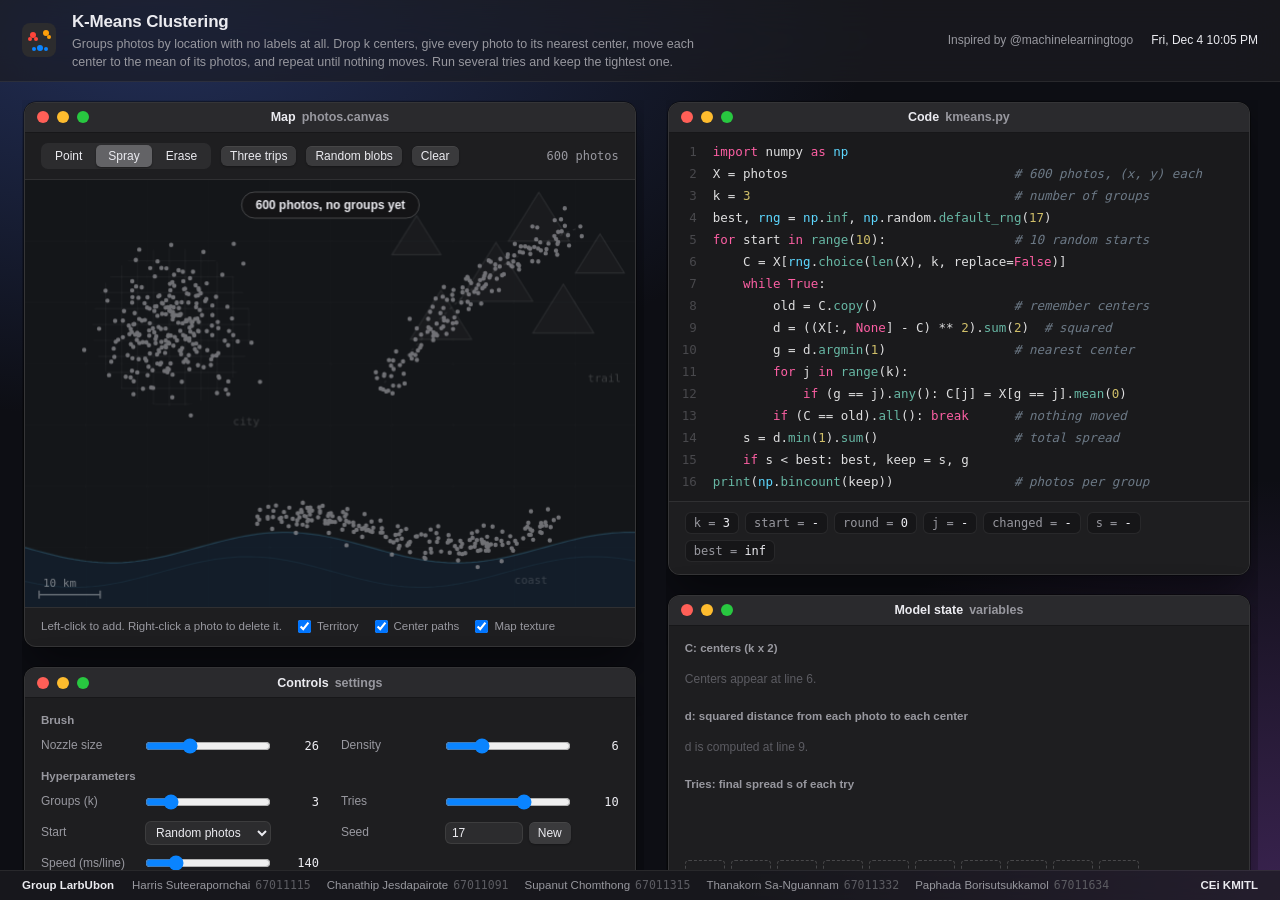
<file: index.html>
<!doctype html>
<html lang="en">
  <head>
    <meta charset="UTF-8" />
    <meta name="viewport" content="width=device-width, initial-scale=1" />
    <title>K-Means Visualizer | LarbUbon</title>
    <style>
      :root {
        --win: #1e1e20;
        --bar: #2a2a2d;
        --inset: #161618;
        --field: #2c2c2e;
        --line: rgba(255, 255, 255, 0.08);
        --text: #ebebf0;
        --muted: #98989f;
        --dim: #5c5c62;
        --blue: #0a84ff;
        --green: #30d158;
        --red: #ff453a;
        --cyan: #64d2ff;
        --mono:
          ui-monospace, "SF Mono", SFMono-Regular, Menlo, Consolas, monospace;
        --sans:
          -apple-system, BlinkMacSystemFont, "SF Pro Text", "Helvetica Neue",
          "Segoe UI", Roboto, sans-serif;
      }
      * {
        box-sizing: border-box;
        margin: 0;
        padding: 0;
      }
      html,
      body {
        height: 100%;
      }
      body {
        display: grid;
        grid-template-rows: auto minmax(0, 1fr) auto;
        font: 13px/1.45 var(--sans);
        color: var(--text);
        background:
          radial-gradient(1200px 700px at 12% 0%, #23305a 0%, transparent 60%),
          radial-gradient(
            900px 700px at 100% 100%,
            #3a2350 0%,
            transparent 60%
          ),
          #0d0e14;
        overflow: hidden;
        -webkit-font-smoothing: antialiased;
      }

      header {
        display: flex;
        align-items: center;
        gap: 16px;
        padding: 10px 22px;
        background: rgba(28, 28, 32, 0.72);
        backdrop-filter: blur(24px) saturate(160%);
        -webkit-backdrop-filter: blur(24px) saturate(160%);
        border-bottom: 1px solid rgba(255, 255, 255, 0.07);
      }
      .logo {
        flex: none;
      }
      header h1 {
        font-size: 17px;
        font-weight: 600;
        letter-spacing: -0.01em;
      }
      header p {
        color: var(--muted);
        font-size: 12.5px;
        max-width: 92ch;
      }
      .menu-right {
        margin-left: auto;
        display: flex;
        align-items: center;
        gap: 18px;
        color: var(--muted);
        font-size: 12px;
        white-space: nowrap;
      }
      .menu-right a {
        color: var(--muted);
        text-decoration: none;
      }
      .menu-right a:hover {
        color: var(--text);
      }
      #clock {
        color: var(--text);
        font-variant-numeric: tabular-nums;
      }

      main {
        display: grid;
        grid-template-columns: minmax(0, 1.05fr) minmax(0, 1fr);
        gap: 22px;
        padding: 18px 22px 0;
        min-height: 0;
      }
      .col {
        overflow-y: auto;
        min-height: 0;
        display: flex;
        flex-direction: column;
        gap: 20px;
        padding: 2px 8px 22px 2px;
        scrollbar-width: thin;
        scrollbar-color: rgba(255, 255, 255, 0.18) transparent;
      }
      .col::-webkit-scrollbar {
        width: 8px;
      }
      .col::-webkit-scrollbar-thumb {
        background: rgba(255, 255, 255, 0.16);
        border-radius: 4px;
      }

      .win {
        flex: none;
        background: var(--win);
        border-radius: 12px;
        border: 1px solid rgba(255, 255, 255, 0.1);
        box-shadow:
          0 22px 48px rgba(0, 0, 0, 0.45),
          0 0 0 0.5px rgba(0, 0, 0, 0.7);
        overflow: hidden;
      }
      .tb {
        height: 30px;
        position: relative;
        display: flex;
        align-items: center;
        padding: 0 12px;
        background: var(--bar);
        border-bottom: 1px solid rgba(0, 0, 0, 0.45);
      }
      .lights {
        display: flex;
        gap: 8px;
      }
      .lights i {
        width: 12px;
        height: 12px;
        border-radius: 50%;
        display: block;
      }
      .lights i:nth-child(1) {
        background: #ff5f57;
      }
      .lights i:nth-child(2) {
        background: #febc2e;
      }
      .lights i:nth-child(3) {
        background: #28c840;
      }
      .tb .title {
        position: absolute;
        inset: 0;
        display: flex;
        align-items: center;
        justify-content: center;
        font-size: 12.5px;
        font-weight: 600;
        color: var(--muted);
        pointer-events: none;
      }
      .tb .title b {
        color: var(--text);
        font-weight: 600;
        margin-right: 6px;
      }
      .wb {
        padding: 14px 16px 16px;
      }
      .cap {
        color: var(--muted);
        font-size: 12px;
        margin-bottom: 10px;
      }
      .sub {
        font-size: 11.5px;
        font-weight: 600;
        color: var(--muted);
        margin: 14px 0 8px;
      }
      .sub:first-child {
        margin-top: 0;
      }

      .toolbar {
        display: flex;
        align-items: center;
        gap: 10px;
        flex-wrap: wrap;
        padding: 10px 16px;
        border-bottom: 1px solid var(--line);
      }
      #map {
        display: block;
        width: 100%;
        aspect-ratio: 10 / 7;
        background: #141619;
        touch-action: none;
      }
      .legend {
        display: flex;
        flex-wrap: wrap;
        gap: 6px 16px;
        padding: 10px 16px 12px;
        color: var(--muted);
        font-size: 11.5px;
        border-top: 1px solid var(--line);
      }
      .legend label {
        display: flex;
        align-items: center;
        gap: 6px;
        cursor: pointer;
      }

      .seg {
        display: inline-flex;
        background: var(--field);
        border-radius: 7px;
        padding: 2px;
        gap: 2px;
      }
      .seg button {
        background: transparent;
        border: 0;
        color: var(--text);
        padding: 4px 12px;
        border-radius: 5px;
        font: 12px var(--sans);
        cursor: pointer;
      }
      .seg button.on {
        background: #636366;
        box-shadow: 0 1px 2px rgba(0, 0, 0, 0.4);
      }
      .grid2 {
        display: grid;
        grid-template-columns: 1fr 1fr;
        gap: 10px 22px;
      }
      .param {
        display: grid;
        grid-template-columns: 96px minmax(0, 1fr) 40px;
        align-items: center;
        gap: 8px;
      }
      .param label {
        color: var(--muted);
        font-size: 12px;
      }
      .param output {
        font: 12px var(--mono);
        text-align: right;
        color: var(--text);
      }
      input[type="range"] {
        width: 100%;
        accent-color: var(--blue);
      }
      select,
      input[type="number"] {
        width: 100%;
        background: var(--field);
        color: var(--text);
        border: 1px solid rgba(255, 255, 255, 0.08);
        border-radius: 6px;
        padding: 3px 6px;
        font: 12px var(--sans);
      }
      .seedrow {
        display: flex;
        gap: 6px;
      }
      .btn {
        background: #3a3a3c;
        color: var(--text);
        border: 0;
        border-radius: 6px;
        padding: 6px 12px;
        font: 500 12.5px var(--sans);
        cursor: pointer;
        box-shadow:
          inset 0 0.5px 0 rgba(255, 255, 255, 0.12),
          0 1px 2px rgba(0, 0, 0, 0.3);
      }
      .btn:hover:not(:disabled) {
        background: #48484a;
      }
      .btn.primary {
        background: var(--blue);
        color: #fff;
      }
      .btn.primary:hover:not(:disabled) {
        background: #2b95ff;
      }
      .btn.small {
        padding: 3px 9px;
        font-size: 12px;
      }
      .btn:disabled {
        opacity: 0.4;
        cursor: default;
      }
      .btn:focus-visible,
      .seg button:focus-visible,
      select:focus-visible,
      input:focus-visible {
        outline: 2px solid var(--blue);
        outline-offset: 2px;
      }
      .btnrow {
        display: flex;
        flex-wrap: wrap;
        gap: 8px;
      }
      .kbd {
        font: 11px var(--mono);
        color: var(--muted);
        border: 1px solid rgba(255, 255, 255, 0.15);
        border-radius: 4px;
        padding: 0 5px;
      }
      .status {
        margin-top: 12px;
        padding: 8px 10px;
        border-radius: 7px;
        background: var(--inset);
        font: 12px var(--mono);
        color: var(--muted);
      }
      .status b {
        color: var(--text);
        font-weight: 500;
      }

      .code {
        background: #1a1a1c;
        font: 12.5px/22px var(--mono);
        padding: 8px 0;
        overflow-x: auto;
      }
      .ln {
        display: flex;
        white-space: pre;
        position: relative;
        padding-right: 14px;
        min-width: max-content;
      }
      .ln .no {
        width: 44px;
        flex: none;
        text-align: right;
        padding-right: 16px;
        color: #48484c;
        user-select: none;
      }
      .ln.ran {
        background: rgba(255, 255, 255, 0.025);
      }
      .ln.active {
        background: rgba(10, 132, 255, 0.24);
      }
      .ln.active::before {
        content: "";
        position: absolute;
        left: 0;
        top: 0;
        bottom: 0;
        width: 3px;
        background: var(--blue);
      }
      .ln.active .no {
        color: var(--text);
      }
      .note {
        margin-left: 44px;
        padding: 3px 12px 4px 16px;
        white-space: pre-wrap;
        color: var(--cyan);
        font-size: 12px;
        line-height: 18px;
        background: rgba(10, 132, 255, 0.08);
        border-left: 2px solid rgba(100, 210, 255, 0.5);
      }
      .kw {
        color: #fc5fa3;
      }
      .nu {
        color: #d0bf69;
      }
      .fn {
        color: #67b7a4;
      }
      .md {
        color: #5dd8ff;
      }
      .cm {
        color: #6c7986;
        font-style: italic;
      }
      .pl {
        color: #dfdfe0;
      }
      .vars {
        display: flex;
        flex-wrap: wrap;
        gap: 6px;
        padding: 10px 16px 12px;
        border-top: 1px solid var(--line);
        background: var(--win);
      }
      .var {
        font: 12px var(--mono);
        background: var(--inset);
        border: 1px solid var(--line);
        border-radius: 6px;
        padding: 3px 8px;
        transition:
          background 0.5s,
          border-color 0.5s;
      }
      .var span {
        color: var(--muted);
      }
      .var.flash {
        background: rgba(10, 132, 255, 0.3);
        border-color: var(--blue);
        transition: none;
      }

      /* model state */
      table {
        width: 100%;
        border-collapse: collapse;
        font: 12px var(--mono);
      }
      th,
      td {
        padding: 5px 8px;
        text-align: right;
        border-bottom: 1px solid var(--line);
        white-space: nowrap;
      }
      th {
        color: var(--muted);
        font-weight: 500;
        font-family: var(--sans);
        font-size: 11.5px;
      }
      th:first-child,
      td:first-child {
        text-align: left;
      }
      tr.act td {
        background: rgba(10, 132, 255, 0.14);
      }
      td.min {
        font-weight: 700;
      }
      .sw {
        display: inline-block;
        width: 10px;
        height: 10px;
        border-radius: 50%;
        margin-right: 7px;
        vertical-align: -1px;
        box-shadow: 0 0 0 2px rgba(255, 255, 255, 0.12);
      }
      .cnt {
        display: flex;
        align-items: center;
        justify-content: flex-end;
        gap: 8px;
      }
      .cnt i {
        display: block;
        height: 6px;
        border-radius: 3px;
        min-width: 2px;
      }
      .tablewrap {
        overflow-x: auto;
      }
      .empty {
        color: var(--dim);
        font-size: 12px;
        padding: 6px 0;
      }
      .tries {
        display: flex;
        align-items: flex-end;
        gap: 6px;
        height: 92px;
        padding-top: 4px;
      }
      .try {
        flex: 1;
        max-width: 40px;
        display: flex;
        flex-direction: column;
        align-items: center;
        gap: 3px;
        height: 100%;
        justify-content: flex-end;
      }
      .try .b {
        width: 100%;
        border-radius: 4px 4px 2px 2px;
        background: #48484a;
        min-height: 3px;
        transition: height 0.3s;
      }
      .try.best .b {
        background: var(--green);
      }
      .try.stuck .b {
        background: var(--red);
      }
      .try.cur .b {
        outline: 2px solid var(--blue);
        outline-offset: 1px;
      }
      .try.pending .b {
        background: transparent;
        border: 1px dashed #48484a;
        height: 18px;
      }
      .try small {
        font: 10.5px var(--mono);
        color: var(--muted);
      }
      .try.best small {
        color: var(--green);
      }
      .try.stuck small {
        color: var(--red);
      }

      /* loss */
      #loss {
        display: block;
        width: 100%;
        height: 220px;
      }
      .lleg {
        display: flex;
        gap: 16px;
        color: var(--muted);
        font-size: 11.5px;
        margin-top: 8px;
      }
      .lleg i {
        display: inline-block;
        width: 16px;
        height: 3px;
        border-radius: 2px;
        vertical-align: 3px;
        margin-right: 6px;
      }

      footer {
        display: flex;
        align-items: center;
        gap: 18px;
        flex-wrap: wrap;
        min-height: 30px;
        padding: 5px 22px;
        background: rgba(28, 28, 32, 0.72);
        backdrop-filter: blur(24px);
        -webkit-backdrop-filter: blur(24px);
        border-top: 1px solid rgba(255, 255, 255, 0.07);
        font-size: 11.5px;
        color: var(--muted);
      }
      footer .grp {
        color: var(--text);
        font-weight: 600;
      }
      footer .mem {
        display: flex;
        flex-wrap: wrap;
        gap: 4px 16px;
      }
      footer .mem span em {
        font-style: normal;
        font-family: var(--mono);
        color: var(--dim);
        margin-left: 5px;
      }
      footer .org {
        margin-left: auto;
        color: var(--text);
        font-weight: 600;
      }

      @media (max-width: 1000px) {
        body {
          overflow: auto;
          height: auto;
        }
        main {
          grid-template-columns: 1fr;
        }
        .col {
          overflow: visible;
        }
        .grid2 {
          grid-template-columns: 1fr;
        }
        header {
          flex-wrap: wrap;
        }
        .menu-right {
          margin-left: 0;
        }
      }
    </style>
  </head>
  <body>
    <header>
      <svg
        class="logo"
        width="34"
        height="34"
        viewBox="0 0 34 34"
        aria-hidden="true"
      >
        <rect width="34" height="34" rx="8" fill="#2c2c2e" />
        <circle cx="11" cy="12" r="3" fill="#ff453a" />
        <circle cx="8" cy="16" r="2" fill="#ff453a" />
        <circle cx="14" cy="16" r="2" fill="#ff453a" />
        <circle cx="24" cy="10" r="3" fill="#ff9f0a" />
        <circle cx="27" cy="14" r="2" fill="#ff9f0a" />
        <circle cx="18" cy="25" r="3" fill="#0a84ff" />
        <circle cx="12" cy="26" r="2" fill="#0a84ff" />
        <circle cx="24" cy="26" r="2" fill="#0a84ff" />
      </svg>
      <div>
        <h1>K-Means Clustering</h1>
        <p>
          Groups photos by location with no labels at all. Drop k centers, give
          every photo to its nearest center, move each center to the mean of its
          photos, and repeat until nothing moves. Run several tries and keep the
          tightest one.
        </p>
      </div>
      <div class="menu-right">
        <a
          href="https://www.tiktok.com/@machinelearningtogo/video/7691252907978624288"
          target="_blank"
          rel="noopener"
          >Inspired by @machinelearningtogo</a
        >
        <span id="clock"></span>
      </div>
    </header>

    <main>
      <!--LEFT-->
      <div class="col">
        <section class="win" aria-label="Data canvas">
          <div class="tb">
            <div class="lights"><i></i><i></i><i></i></div>
            <div class="title"><b>Map</b> photos.canvas</div>
          </div>
          <div class="toolbar">
            <div class="seg" role="group" aria-label="Tool">
              <button data-tool="point">Point</button>
              <button data-tool="spray" class="on">Spray</button>
              <button data-tool="erase">Erase</button>
            </div>
            <button class="btn small" id="pTrips">Three trips</button>
            <button class="btn small" id="pBlobs">Random blobs</button>
            <button class="btn small" id="pClear">Clear</button>
            <span
              id="count"
              style="
                margin-left: auto;
                color: var(--muted);
                font: 12px var(--mono);
              "
            ></span>
          </div>
          <canvas id="map"></canvas>
          <div class="legend">
            <span>Left-click to add. Right-click a photo to delete it.</span>
            <label
              ><input type="checkbox" id="showTerr" checked /> Territory</label
            >
            <label
              ><input type="checkbox" id="showTrail" checked /> Center
              paths</label
            >
            <label
              ><input type="checkbox" id="showMap" checked /> Map texture</label
            >
          </div>
        </section>

        <section class="win" aria-label="Hyperparameters and controls">
          <div class="tb">
            <div class="lights"><i></i><i></i><i></i></div>
            <div class="title"><b>Controls</b> settings</div>
          </div>
          <div class="wb">
            <div class="sub">Brush</div>
            <div class="grid2">
              <div class="param">
                <label for="nozzle">Nozzle size</label
                ><input
                  type="range"
                  id="nozzle"
                  min="4"
                  max="70"
                  value="26"
                /><output id="oNozzle">26</output>
              </div>
              <div class="param">
                <label for="density">Density</label
                ><input
                  type="range"
                  id="density"
                  min="1"
                  max="20"
                  value="6"
                /><output id="oDensity">6</output>
              </div>
            </div>

            <div class="sub">Hyperparameters</div>
            <div class="grid2">
              <div class="param">
                <label for="k">Groups (k)</label
                ><input type="range" id="k" min="2" max="8" value="3" /><output
                  id="oK"
                  >3</output
                >
              </div>
              <div class="param">
                <label for="R">Tries</label
                ><input
                  type="range"
                  id="R"
                  min="1"
                  max="15"
                  value="10"
                /><output id="oR">10</output>
              </div>
              <div class="param">
                <label for="init">Start</label>
                <select id="init">
                  <option value="random">Random photos</option>
                  <option value="pp">K-Means++</option></select
                ><span></span>
              </div>
              <div class="param">
                <label for="seed">Seed</label>
                <div class="seedrow">
                  <input type="number" id="seed" value="17" min="0" /><button
                    class="btn small"
                    id="dice"
                    title="New random seed"
                  >
                    New
                  </button>
                </div>
                <span></span>
              </div>
              <div class="param">
                <label for="speed">Speed (ms/line)</label
                ><input
                  type="range"
                  id="speed"
                  min="20"
                  max="600"
                  step="10"
                  value="140"
                /><output id="oSpeed">140</output>
              </div>
            </div>

            <div class="sub">Run</div>
            <div class="btnrow">
              <button class="btn primary" id="bLine">Step line</button>
              <button class="btn" id="bRound">Step round</button>
              <button class="btn" id="bPlay">Play until convergence</button>
              <button class="btn" id="bAll">Run all tries</button>
              <button class="btn" id="bReset">Reset</button>
            </div>
            <div class="cap" style="margin: 10px 0 0">
              <span class="kbd">Space</span> steps one line.
              <span class="kbd">Enter</span> plays or pauses. Same seed and same
              data give the same run.
            </div>
            <div class="status" id="status"></div>
          </div>
        </section>
      </div>

      <!--RIGHT-->
      <div class="col">
        <section class="win" aria-label="Code">
          <div class="tb">
            <div class="lights"><i></i><i></i><i></i></div>
            <div class="title"><b>Code</b> kmeans.py</div>
          </div>
          <div class="code" id="code"></div>
          <div class="vars" id="vars"></div>
        </section>

        <section class="win" aria-label="Model state">
          <div class="tb">
            <div class="lights"><i></i><i></i><i></i></div>
            <div class="title"><b>Model state</b> variables</div>
          </div>
          <div class="wb">
            <div class="sub">C: centers (k x 2)</div>
            <div class="tablewrap" id="cTable"></div>
            <div class="sub">
              d: squared distance from each photo to each center
            </div>
            <div class="tablewrap" id="dTable"></div>
            <div class="sub">Tries: final spread s of each try</div>
            <div class="tries" id="tries"></div>
            <div class="cap" style="margin: 8px 0 0" id="triesCap">
              Each bar is one try. Green is the lowest s, kept by line 15. Red
              tries got stuck in a worse grouping.
            </div>
          </div>
        </section>

        <section class="win" aria-label="Loss graph">
          <div class="tb">
            <div class="lights"><i></i><i></i><i></i></div>
            <div class="title"><b>Loss</b> wcss.chart</div>
          </div>
          <div class="wb">
            <div class="cap">
              WCSS (within-cluster sum of squares) is recorded at line 10 of
              every round. Inside one try it can only go down.
            </div>
            <canvas id="loss"></canvas>
            <div class="lleg">
              <span><i style="background: var(--blue)"></i>Current try</span>
              <span><i style="background: var(--green)"></i>Best so far</span>
              <span><i style="background: #5c5c62"></i>Other tries</span>
            </div>
          </div>
        </section>
      </div>
    </main>

    <footer>
      <span class="grp">Group LarbUbon</span>
      <span class="mem">
        <span>Harris Suteerapornchai<em>67011115</em></span>
        <span>Chanathip Jesdapairote<em>67011091</em></span>
        <span>Supanut Chomthong<em>67011315</em></span>
        <span>Thanakorn Sa-Nguannam<em>67011332</em></span>
        <span>Paphada Borisutsukkamol<em>67011634</em></span>
      </span>
      <span class="org">CEi KMITL</span>
    </footer>

    <script>
      //setup
      const WX = 100,
        WY = 70; // world size: the map is 100 x 70 "km"
      const MAXP = 2500; // photo cap so the page stays smooth
      const CAP = 200; // safety cap on rounds per try
      const PAL = [
        [255, 69, 58],
        [255, 159, 10],
        [10, 132, 255],
        [48, 209, 88],
        [191, 90, 242],
        [255, 214, 10],
        [255, 55, 95],
        [100, 210, 255],
      ];
      const GRAY = [142, 142, 147];
      const rgb = (c, a = 1) => `rgba(${c[0]},${c[1]},${c[2]},${a})`;
      const $ = (id) => document.getElementById(id);

      let pts = []; // photos: {x, y}
      let tool = "spray";
      let rng = Math.random;
      let S,
        disp = []; // algorithm state + animated pin positions
      let timer = null;

      const P = () => ({
        k: +$("k").value,
        R: +$("R").value,
        init: $("init").value,
        seed: Math.abs(parseInt($("seed").value, 10) || 0),
        speed: +$("speed").value,
      });

      function mulberry32(a) {
        return function () {
          a |= 0;
          a = (a + 0x6d2b79f5) | 0;
          let t = Math.imul(a ^ (a >>> 15), 1 | a);
          t = (t + Math.imul(t ^ (t >>> 7), 61 | t)) ^ t;
          return ((t ^ (t >>> 14)) >>> 0) / 4294967296;
        };
      }
      function gauss(r = Math.random) {
        let u = 0;
        while (!u) u = r();
        return Math.sqrt(-2 * Math.log(u)) * Math.cos(2 * Math.PI * r());
      }
      const clamp = (v, a, b) => Math.max(a, Math.min(b, v));
      function fmt(v) {
        if (v === Infinity) return "inf";
        if (v == null) return "-";
        return Math.abs(v) >= 1000
          ? Math.round(v).toLocaleString("en-US")
          : v.toFixed(1);
      }

      //data preset: three trips, blobs, or blank
      const coastY = (x) => 60 + 2.5 * Math.sin(x / 9);

      function threeTrips() {
        // fixed seed: the same 600 photos every time, so a demo seed is reproducible
        const r = mulberry32(2026),
          g = () => gauss(r),
          a = [];
        for (let i = 0; i < 250; i++)
          a.push({ x: 24 + g() * 5.5, y: 24 + g() * 5 }); // city
        for (let i = 0; i < 200; i++) {
          const x = 38 + r() * 50;
          a.push({ x, y: coastY(x) - 2.8 + g() * 1.3 });
        } // coast
        for (let i = 0; i < 150; i++) {
          // mountain trail
          const t = r();
          a.push({
            x: 58 + t * 32 + g() * 1.5,
            y: 34 - t * 26 - 4 * Math.sin(Math.PI * t) + g() * 1.5,
          });
        }
        return a.map((p) => ({
          x: clamp(p.x, 1, WX - 1),
          y: clamp(p.y, 1, WY - 1),
        }));
      }

      function blobs() {
        const k = P().k,
          a = [];
        const cs = Array.from({ length: k }, () => ({
          x: 12 + Math.random() * 76,
          y: 10 + Math.random() * 50,
          s: 3 + Math.random() * 4,
        }));
        for (let i = 0; i < 360; i++) {
          const c = cs[i % k];
          a.push({
            x: clamp(c.x + gauss() * c.s, 1, WX - 1),
            y: clamp(c.y + gauss() * c.s, 1, WY - 1),
          });
        }
        return a;
      }

      //python code lines for display
      function pad(code, comment) {
        return (
          (code.length >= 40 ? code + "  " : code.padEnd(40)) + "# " + comment
        );
      }
      function codeLines() {
        const { k, R, init, seed } = P();
        return [
          "import numpy as np",
          pad("X = photos", `${pts.length} photos, (x, y) each`),
          pad(`k = ${k}`, "number of groups"),
          `best, rng = np.inf, np.random.default_rng(${seed})`,
          pad(`for start in range(${R}):`, `${R} random starts`),
          init === "pp"
            ? pad("    C = kmeans_pp(X, k, rng)", "helper: spread-out start")
            : "    C = X[rng.choice(len(X), k, replace=False)]",
          "    while True:",
          pad("        old = C.copy()", "remember centers"),
          pad("        d = ((X[:, None] - C) ** 2).sum(2)", "squared"),
          pad("        g = d.argmin(1)", "nearest center"),
          "        for j in range(k):",
          "            if (g == j).any(): C[j] = X[g == j].mean(0)",
          pad("        if (C == old).all(): break", "nothing moved"),
          pad("    s = d.min(1).sum()", "total spread"),
          "    if s < best: best, keep = s, g",
          pad("print(np.bincount(keep))", "photos per group"),
        ];
      }
      const esc = (s) =>
        s.replace(/&/g, "&amp;").replace(/</g, "&lt;").replace(/>/g, "&gt;");
      function highlight(src) {
        const ci = src.indexOf("#");
        const code = ci >= 0 ? src.slice(0, ci) : src,
          com = ci >= 0 ? src.slice(ci) : "";
        const body = esc(code).replace(
          /\b(import|as|for|in|while|True|False|None|if|break)\b|\b(\d+)\b|\b(range|len|copy|sum|argmin|mean|min|choice|bincount|inf|all|print|kmeans_pp|default_rng|any)\b|\b(np|rng)\b/g,
          (m, kw, nu, fn, md) =>
            kw
              ? `<span class="kw">${kw}</span>`
              : nu
                ? `<span class="nu">${nu}</span>`
                : fn
                  ? `<span class="fn">${fn}</span>`
                  : `<span class="md">${md}</span>`,
        );
        return (
          `<span class="pl">${body}</span>` +
          (com ? `<span class="cm">${esc(com)}</span>` : "")
        );
      }

      let lineEls = [],
        noteEl = null;
      function renderCode() {
        const box = $("code");
        box.innerHTML = "";
        lineEls = codeLines().map((src, i) => {
          const d = document.createElement("div");
          d.className = "ln";
          d.innerHTML = `<span class="no">${i + 1}</span>${highlight(src)}`;
          box.appendChild(d);
          return d;
        });
        noteEl = document.createElement("div");
        noteEl.className = "note";
      }

      function freshState() {
        S = {
          gen: null,
          line: 0,
          note: "",
          done: false,
          k: P().k,
          R: P().R,
          C: [],
          old: null,
          g: null,
          d: null,
          start: null,
          j: null,
          round: 0,
          best: Infinity,
          s: null,
          keep: null,
          bestC: null,
          bestTrails: null,
          bestTry: -1,
          tries: [],
          cur: -1,
          trails: [],
          changed: null,
          moved: null,
          wcss: null,
          pulse: 0,
          ran: new Set(),
          counts: null,
        };
        disp = [];
      }
      function at(line, note) {
        S.line = line;
        S.note = note;
        S.ran.add(line);
        return line;
      }

      function pickRandom(N, k) {
        // rng.choice(len(X), k, replace=False)
        const ids = [];
        while (ids.length < k) {
          const r = Math.floor(rng() * N);
          if (!ids.includes(r)) ids.push(r);
        }
        return ids;
      }
      function kmeansPP(X, k) {
        // first center random, then far photos are more likely
        const N = X.length,
          ids = [Math.floor(rng() * N)];
        const D = new Float64Array(N).fill(Infinity);
        while (ids.length < k) {
          const c = X[ids[ids.length - 1]];
          let tot = 0;
          for (let i = 0; i < N; i++) {
            D[i] = Math.min(D[i], (X[i].x - c.x) ** 2 + (X[i].y - c.y) ** 2);
            tot += D[i];
          }
          let r = rng() * tot,
            i = 0;
          while (i < N - 1 && r > D[i]) {
            r -= D[i];
            i++;
          }
          if (ids.includes(i)) i = (i + 1) % N;
          ids.push(i);
        }
        return ids;
      }
      function focusIdx() {
        if (hover >= 0 && hover < pts.length) return hover;
        return 0;
      }

      function* algo() {
        const { k, R, init, seed } = P();
        const X = pts,
          N = X.length;
        rng = mulberry32(seed);
        S.k = k;
        S.R = R;

        yield at(1, "numpy loaded, it does the array math below");
        yield at(
          2,
          `X holds ${N} photos, shape (${N}, 2): one (x, y) location each`,
        );
        yield at(
          3,
          `k = ${k}: we want ${k} groups, the algorithm never sees the real trips`,
        );
        S.best = Infinity;
        yield at(
          4,
          `best = inf, so the first finished try always wins. rng is seeded with ${seed}, so every run repeats`,
        );

        for (let t = 0; t < R; t++) {
          S.start = t;
          S.cur = t;
          S.round = 0;
          S.j = null;
          S.s = null;
          S.changed = null;
          S.moved = null;
          S.tries.push({ loss: [], s: null, rounds: 0 });
          S.g = new Int16Array(N).fill(-1);
          S.C = [];
          S.old = null;
          S.d = null;
          S.trails = [];
          S.ran = new Set();
          yield at(5, `start = ${t}: try ${t + 1} of ${R} begins`);

          const ids = init === "pp" ? kmeansPP(X, k) : pickRandom(N, k);
          S.C = ids.map((i) => ({ x: X[i].x, y: X[i].y }));
          S.trails = S.C.map((c) => [{ ...c }]);
          disp = S.C.map((c) => ({ ...c }));
          yield at(
            6,
            (init === "pp"
              ? "K-Means++ picked photos "
              : "picked random photos ") +
              ids.map((i) => "#" + i).join(", ") +
              " as the starting centers",
          );

          while (true) {
            S.ran = new Set([5, 6]);
            yield at(7, `round ${S.round + 1} starts`);

            S.old = S.C.map((c) => ({ ...c }));
            yield at(8, "saved a copy of C, line 13 compares against it");

            S.d = new Float64Array(N * k);
            for (let i = 0; i < N; i++)
              for (let j = 0; j < k; j++)
                S.d[i * k + j] =
                  (X[i].x - S.C[j].x) ** 2 + (X[i].y - S.C[j].y) ** 2;
            const f = focusIdx();
            const row = [];
            let fb = 0;
            for (let j = 0; j < k; j++) {
              row.push(S.d[f * k + j].toFixed(1));
              if (S.d[f * k + j] < S.d[f * k + fb]) fb = j;
            }
            yield at(
              9,
              `d is a ${N} x ${k} matrix. Photo #${f}: d = [${row.join(", ")}], smallest is C${fb + 1}`,
            );

            let changed = 0,
              w = 0;
            for (let i = 0; i < N; i++) {
              let b = 0;
              for (let j = 1; j < k; j++)
                if (S.d[i * k + j] < S.d[i * k + b]) b = j;
              if (S.g[i] !== b) changed++;
              S.g[i] = b;
              w += S.d[i * k + b];
            }
            S.changed = changed;
            S.wcss = w;
            S.tries[t].loss.push(w);
            yield at(
              10,
              S.round === 0
                ? `every photo joined its nearest center. WCSS = ${fmt(w)}`
                : `${changed} ${changed === 1 ? "photo" : "photos"} switched group. WCSS = ${fmt(w)}`,
            );

            for (let j = 0; j < k; j++) {
              S.j = j;
              yield at(11, `j = ${j}: now moving center C${j + 1}`);
              let sx = 0,
                sy = 0,
                n = 0;
              for (let i = 0; i < N; i++)
                if (S.g[i] === j) {
                  sx += X[i].x;
                  sy += X[i].y;
                  n++;
                }
              if (n > 0) {
                S.C[j] = { x: sx / n, y: sy / n };
                const mv = Math.hypot(
                  S.C[j].x - S.old[j].x,
                  S.C[j].y - S.old[j].y,
                );
                if (mv > 0) S.trails[j].push({ ...S.C[j] });
                yield at(
                  12,
                  `C${j + 1} = (${sx.toFixed(2)} / ${n}, ${sy.toFixed(2)} / ${n}) = (${S.C[j].x.toFixed(2)}, ${S.C[j].y.toFixed(2)}), moved ${mv.toFixed(2)}`,
                );
              } else {
                yield at(
                  12,
                  `group ${j + 1} has no photos, so the guard skips it and C${j + 1} stays at its old position`,
                );
              }
            }
            S.j = null;
            S.round++;
            S.tries[t].rounds = S.round;
            const moved = S.C.filter(
              (c, j) => c.x !== S.old[j].x || c.y !== S.old[j].y,
            ).length;
            S.moved = moved;
            if (moved === 0) S.pulse = performance.now();
            const stop = moved === 0 || S.round >= CAP;
            yield at(
              13,
              moved === 0
                ? "C == old for every center: nothing moved, break"
                : S.round >= CAP
                  ? "safety cap reached, break"
                  : `${moved} ${moved === 1 ? "center" : "centers"} moved: loop for another round`,
            );
            if (stop) break;
          }

          let s = 0;
          for (let i = 0; i < N; i++) {
            let m = Infinity;
            for (let j = 0; j < k; j++) m = Math.min(m, S.d[i * k + j]);
            s += m;
          }
          S.s = s;
          S.tries[t].s = s;
          yield at(
            14,
            `s = ${fmt(s)} after ${S.round} ${S.round === 1 ? "round" : "rounds"}`,
          );

          if (s < S.best) {
            const prev = S.best;
            S.best = s;
            S.keep = S.g.slice();
            S.bestC = S.C.map((c) => ({ ...c }));
            S.bestTrails = S.trails.map((a) => a.map((p) => ({ ...p })));
            S.bestTry = t;
            yield at(
              15,
              prev === Infinity
                ? `first finished try: best = ${fmt(s)}, keep this grouping`
                : `${fmt(s)} < ${fmt(prev)}: new best, keep this grouping`,
            );
          } else {
            yield at(
              15,
              S.best > 0
                ? `${fmt(s)} is not below best ${fmt(S.best)} (${(s / S.best).toFixed(2)}x worse): discard this try`
                : `${fmt(s)} is not below best ${fmt(S.best)}: discard this try`,
            );
          }
        }

        S.g = S.keep;
        S.C = S.bestC;
        S.trails = S.bestTrails;
        S.cur = S.bestTry;
        S.start = S.bestTry;
        S.round = S.tries[S.bestTry].rounds;
        S.s = S.best;
        S.j = null;
        S.old = null;
        for (let i = 0; i < N; i++)
          for (let j = 0; j < k; j++)
            S.d[i * k + j] =
              (X[i].x - S.C[j].x) ** 2 + (X[i].y - S.C[j].y) ** 2;
        const counts = new Array(k).fill(0);
        for (const v of S.keep) counts[v]++;
        S.counts = counts;
        yield at(
          16,
          `[${counts.join(" ")}]  from try ${S.bestTry + 1}, the tightest of ${R}`,
        );
        S.done = true;
      }

      //run control
      function ensureGen() {
        if (S.gen) return true;
        const k = P().k;
        if (pts.length < k) {
          setStatus(
            `Need at least ${k} photos for k = ${k}. Spray some on the map.`,
          );
          return false;
        }
        S.gen = algo();
        return true;
      }
      function stepLine() {
        if (S.done || !ensureGen()) return false;
        const r = S.gen.next();
        if (r.done) S.done = true;
        return !S.done;
      }
      function stepRound() {
        stop();
        if (!ensureGen()) return ui();
        do {
          stepLine();
        } while (!S.done && S.line !== 13 && S.line < 14);
        ui();
      }
      function play() {
        if (timer) {
          stop();
          ui();
          return;
        }
        if (S.done || !ensureGen()) {
          ui();
          return;
        }
        timer = setInterval(() => {
          stepLine();
          ui();
          if (S.done || S.line === 14) {
            stop();
            ui();
          }
        }, P().speed);
        ui();
      }
      function stop() {
        clearInterval(timer);
        timer = null;
      }
      function runAll() {
        stop();
        if (!ensureGen()) return ui();
        let guard = 0;
        while (!S.done && guard++ < 3e6) stepLine();
        ui();
      }
      function resetRun() {
        stop();
        freshState();
        renderCode();
        ui();
      }
      function dataChanged() {
        hover = -1;
        resetRun();
      }

      let prevVars = {};
      function ui() {
        const k = S.k;

        // code highlight + note
        lineEls.forEach((el, i) => {
          el.classList.toggle("active", S.line === i + 1);
          el.classList.toggle("ran", S.line !== i + 1 && S.ran.has(i + 1));
        });
        if (S.line > 0) {
          noteEl.textContent = "→ " + S.note;
          lineEls[S.line - 1].after(noteEl);
        } else noteEl.remove();

        // variables
        const vars = [
          ["k", S.k],
          ["start", S.start ?? "-"],
          ["round", S.round],
          ["j", S.j ?? "-"],
          ["changed", S.changed ?? "-"],
          ["s", fmt(S.s)],
          ["best", fmt(S.best)],
        ];
        $("vars").innerHTML = vars
          .map(
            ([n, v]) =>
              `<span class="var${prevVars[n] !== undefined && prevVars[n] !== String(v) ? " flash" : ""}"><span>${n} =</span> ${v}</span>`,
          )
          .join("");
        vars.forEach(([n, v]) => (prevVars[n] = String(v)));
        requestAnimationFrame(() =>
          document
            .querySelectorAll(".var.flash")
            .forEach((e) => e.classList.remove("flash")),
        );

        // C table
        if (S.C.length) {
          const counts = new Array(k).fill(0);
          if (S.g) for (const v of S.g) if (v >= 0) counts[v]++;
          const N = Math.max(pts.length, 1);
          $("cTable").innerHTML =
            `<table><tr><th>Center</th><th>x</th><th>y</th><th>Photos</th><th>Moved</th></tr>` +
            S.C.map((c, j) => {
              const mv = S.old
                ? Math.hypot(c.x - S.old[j].x, c.y - S.old[j].y)
                : 0;
              return `<tr class="${S.j === j ? "act" : ""}"><td><span class="sw" style="background:${rgb(PAL[j])}"></span>C${j + 1}</td>
          <td>${c.x.toFixed(2)}</td><td>${c.y.toFixed(2)}</td>
          <td><div class="cnt"><i style="width:${Math.round((counts[j] / N) * 90)}px;background:${rgb(PAL[j])}"></i>${counts[j]}</div></td>
          <td>${mv.toFixed(2)}</td></tr>`;
            }).join("") +
            `</table>`;
        } else
          $("cTable").innerHTML =
            `<div class="empty">Centers appear at line 6.</div>`;

        // d table
        if (S.d && pts.length) {
          const N = pts.length,
            rows = [];
          if (hover >= 0) rows.push(hover);
          for (let q = 0; rows.length < 5 && q < 5; q++) {
            const i = Math.floor((q * N) / 5);
            if (!rows.includes(i)) rows.push(i);
          }
          $("dTable").innerHTML =
            `<table><tr><th>Photo</th>${S.C.map((c, j) => `<th>C${j + 1}</th>`).join("")}<th>argmin</th></tr>` +
            rows
              .map((i) => {
                let b = 0;
                for (let j = 1; j < k; j++)
                  if (S.d[i * k + j] < S.d[i * k + b]) b = j;
                return (
                  `<tr class="${i === hover ? "act" : ""}"><td>#${i}</td>` +
                  S.C.map(
                    (c, j) =>
                      `<td class="${j === b ? "min" : ""}" style="${j === b ? "color:" + rgb(PAL[j]) : ""}">${S.d[i * k + j].toFixed(1)}</td>`,
                  ).join("") +
                  `<td style="color:${rgb(PAL[b])}">C${b + 1}</td></tr>`
                );
              })
              .join("") +
            `</table><div class="cap" style="margin:6px 0 0">Showing ${rows.length} of ${N} rows. Hover a photo on the map to see its row.</div>`;
        } else
          $("dTable").innerHTML =
            `<div class="empty">d is computed at line 9.</div>`;

        // try board
        const R = S.R,
          done = S.tries.filter((t) => t.s != null).map((t) => t.s);
        const maxS = done.length ? Math.max(...done) : 1;
        let html = "";
        for (let t = 0; t < R; t++) {
          const tr = S.tries[t];
          if (!tr || tr.s == null) {
            html += `<div class="try pending${S.cur === t && !S.done ? " cur" : ""}"><div class="b"></div><small>T${t + 1}</small></div>`;
            continue;
          }
          const ratio = S.best > 0 ? tr.s / S.best : tr.s === 0 ? 1 : Infinity;
          const cls = t === S.bestTry ? "best" : ratio > 1.1 ? "stuck" : "";
          html += `<div class="try ${cls}${S.cur === t ? " cur" : ""}" title="Try ${t + 1}: s = ${fmt(tr.s)}, ${tr.rounds} rounds">
      <div class="b" style="height:${Math.max(4, (tr.s / maxS) * 62)}px"></div><small>${isFinite(ratio) ? ratio.toFixed(1) + "x" : "—"}</small></div>`;
        }
        $("tries").innerHTML = html;

        drawLoss();

        const short = S.line === 0 && pts.length < P().k;
        if (short)
          setStatus(
            `<b>Need at least k = ${P().k} photos</b> (have ${pts.length}). Add more on the map or lower k.`,
          );
        else if (S.line === 0)
          setStatus(
            `<b>Ready.</b> ${pts.length} photos. Press Step line to run line 1.`,
          );
        else if (S.done)
          setStatus(
            `<b>Done.</b> Best of ${R} tries is try ${S.bestTry + 1}, s = ${fmt(S.best)}. Photos per group: [${S.counts.join(" ")}]`,
          );
        else if (S.cur < 0)
          setStatus(`<b>Setup</b>, line ${S.line}: ${phase(S.line)}`);
        else
          setStatus(
            `<b>Try ${S.cur + 1} of ${R}</b>, round ${Math.max(S.round, 1)}, line ${S.line}: ${phase(S.line)}`,
          );
        $("bPlay").textContent = timer ? "Pause" : "Play until convergence";
        ["bLine", "bRound", "bPlay", "bAll"].forEach(
          (id) => ($(id).disabled = short || (S.done && !timer)),
        );
        $("count").textContent = `${pts.length} photos`;
      }
      function setStatus(h) {
        $("status").innerHTML = h;
      }
      function phase(l) {
        return (
          {
            1: "load numpy",
            2: "load photos",
            3: "choose k",
            4: "set best and rng",
            5: "new try",
            6: "drop the starting centers",
            7: "next round",
            8: "remember centers",
            9: "measure distances",
            10: "join the nearest center",
            11: "move to the mean",
            12: "move to the mean",
            13: "did anything move?",
            14: "score this try",
            15: "keep the best try",
            16: "best of all tries",
          }[l] || ""
        );
      }

      const lc = $("loss"),
        lx = lc.getContext("2d");
      function drawLoss() {
        const dpr = window.devicePixelRatio || 1,
          r = lc.getBoundingClientRect();
        if (!r.width) return;
        lc.width = r.width * dpr;
        lc.height = r.height * dpr;
        lx.setTransform(dpr, 0, 0, dpr, 0, 0);
        const W = r.width,
          H = r.height,
          L = 58,
          Rp = 12,
          T = 10,
          B = 28,
          gw = W - L - Rp,
          gh = H - T - B;
        lx.clearRect(0, 0, W, H);
        lx.font = "11px ui-monospace, Menlo, Consolas, monospace";
        const tries = S.tries.filter((t) => t.loss.length);
        if (!tries.length) {
          lx.fillStyle = "#5c5c62";
          lx.fillText(
            "No loss yet. The first value appears at line 10.",
            L,
            T + gh / 2,
          );
          return;
        }
        const maxR = Math.max(2, ...tries.map((t) => t.loss.length));
        // round tick step (1, 2, 5 x 10^n), domain at least [0, 1]
        const top = Math.max(1, ...tries.flatMap((t) => t.loss));
        const mag = 10 ** Math.floor(Math.log10(top / 4)),
          step = [1, 2, 5, 10].map((m) => m * mag).find((s) => s * 4 >= top);
        const nT = Math.ceil(top / step),
          maxV = nT * step;
        const X = (i) => L + (i / (maxR - 1)) * gw,
          Y = (v) => T + gh - (v / maxV) * gh;

        lx.strokeStyle = "rgba(255,255,255,0.07)";
        lx.fillStyle = "#98989f";
        lx.lineWidth = 1;
        for (let g = 0; g <= nT; g++) {
          const v = step * g,
            y = Y(v);
          lx.beginPath();
          lx.moveTo(L, y);
          lx.lineTo(L + gw, y);
          lx.stroke();
          lx.textAlign = "right";
          lx.fillText(
            v >= 1000 ? +(v / 1000).toFixed(1) + "k" : String(+v.toFixed(2)),
            L - 8,
            y + 4,
          );
        }
        lx.textAlign = "center";
        const stepL = Math.ceil(maxR / 10);
        for (let i = 0; i < maxR; i += stepL)
          lx.fillText(i + 1, X(i), T + gh + 16);
        lx.textAlign = "right";
        lx.fillText("round", L + gw, H - 1);

        const order = S.tries
          .map((t, i) => i)
          .filter((i) => S.tries[i].loss.length)
          .sort(
            (a, b) =>
              (a === S.cur) - (b === S.cur) ||
              (a === S.bestTry) - (b === S.bestTry),
          );
        for (const i of order) {
          const d = S.tries[i].loss;
          const isCur = i === S.cur && !S.done,
            isBest = i === S.bestTry,
            s = S.tries[i].s,
            isStuck =
              !isBest &&
              s != null &&
              (S.best > 0 ? s / S.best > 1.1 : s > 0);
          lx.strokeStyle = isCur
            ? "#0a84ff"
            : isBest
              ? "#30d158"
              : isStuck
                ? "rgba(255,69,58,0.6)"
                : "rgba(142,142,147,0.35)";
          lx.lineWidth = isCur ? 2.5 : isBest ? 2 : 1.2;
          lx.beginPath();
          d.forEach((v, j) =>
            j ? lx.lineTo(X(j), Y(v)) : lx.moveTo(X(j), Y(v)),
          );
          lx.stroke();
          if (isCur || (S.done && isBest)) {
            lx.fillStyle = lx.strokeStyle;
            d.forEach((v, j) => {
              lx.beginPath();
              lx.arc(X(j), Y(v), 3, 0, 7);
              lx.fill();
            });
          }
        }
      }

      // Map canvas
      const cv = $("map"),
        ctx = cv.getContext("2d");
      const bg = document.createElement("canvas"),
        bgx = bg.getContext("2d");
      const terr = document.createElement("canvas"),
        tx = terr.getContext("2d");
      let W = 0,
        H = 0,
        dpr = 1;
      let mouse = null,
        down = false,
        hover = -1,
        brushTimer = null;

      const toPx = (p) => ({ x: (p.x / WX) * W, y: (p.y / WY) * H });
      const toW = (x, y) => ({ x: (x / W) * WX, y: (y / H) * WY });

      function resize() {
        dpr = window.devicePixelRatio || 1;
        const r = cv.getBoundingClientRect();
        W = r.width;
        H = r.height;
        cv.width = W * dpr;
        cv.height = H * dpr;
        bg.width = W * dpr;
        bg.height = H * dpr;
        drawBg();
        drawLoss();
      }

      function drawBg() {
        const c = bgx;
        c.setTransform(dpr, 0, 0, dpr, 0, 0);
        c.fillStyle = "#141619";
        c.fillRect(0, 0, W, H);
        if (!$("showMap").checked) return;
        const sx = W / WX,
          sy = H / WY;

        c.strokeStyle = "rgba(255,255,255,0.025)";
        c.lineWidth = 1; // 10 km grid
        for (let x = 10; x < WX; x += 10) {
          c.beginPath();
          c.moveTo(x * sx, 0);
          c.lineTo(x * sx, H);
          c.stroke();
        }
        for (let y = 10; y < WY; y += 10) {
          c.beginPath();
          c.moveTo(0, y * sy);
          c.lineTo(W, y * sy);
          c.stroke();
        }

        c.beginPath(); // sea
        for (let x = 0; x <= WX; x += 1) {
          const y = coastY(x);
          x ? c.lineTo(x * sx, y * sy) : c.moveTo(0, y * sy);
        }
        c.lineTo(W, H);
        c.lineTo(0, H);
        c.closePath();
        c.fillStyle = "rgba(10,132,255,0.07)";
        c.fill();
        c.beginPath();
        for (let x = 0; x <= WX; x += 1) {
          const y = coastY(x);
          x ? c.lineTo(x * sx, y * sy) : c.moveTo(0, y * sy);
        }
        c.strokeStyle = "rgba(100,210,255,0.22)";
        c.lineWidth = 1.2;
        c.stroke();
        c.beginPath();
        for (let x = 0; x <= WX; x += 1) {
          const y = coastY(x + 6) + 4;
          x ? c.lineTo(x * sx, y * sy) : c.moveTo(0, y * sy);
        }
        c.strokeStyle = "rgba(100,210,255,0.07)";
        c.stroke();

        c.save(); // city streets
        c.beginPath();
        c.arc(24 * sx, 24 * sy, 13 * sx, 0, 7);
        c.clip();
        c.strokeStyle = "rgba(255,255,255,0.045)";
        for (let v = 8; v < 42; v += 2.6) {
          c.beginPath();
          c.moveTo(v * sx, 0);
          c.lineTo(v * sx, H);
          c.stroke();
          c.beginPath();
          c.moveTo(0, v * sy);
          c.lineTo(W, v * sy);
          c.stroke();
        }
        c.restore();

        [
          [68, 22, 5],
          [77, 15, 6],
          [88, 21, 5],
          [64, 9, 4],
          [84, 6, 5],
          [94, 12, 4],
        ].forEach(([x, y, s]) => {
          // mountains
          c.beginPath();
          c.moveTo((x - s) * sx, (y + s * 0.8) * sy);
          c.lineTo(x * sx, (y - s * 0.8) * sy);
          c.lineTo((x + s) * sx, (y + s * 0.8) * sy);
          c.closePath();
          c.fillStyle = "rgba(255,255,255,0.025)";
          c.fill();
          c.strokeStyle = "rgba(255,255,255,0.09)";
          c.stroke();
        });
        c.setLineDash([3, 4]);
        c.strokeStyle = "rgba(255,255,255,0.10)"; // trail
        c.beginPath();
        for (let t = 0; t <= 1.001; t += 0.05) {
          const x = 58 + t * 32,
            y = 34 - t * 26 - 4 * Math.sin(Math.PI * t);
          t ? c.lineTo(x * sx, y * sy) : c.moveTo(x * sx, y * sy);
        }
        c.stroke();
        c.setLineDash([]);

        c.font = "11px ui-monospace, Menlo, Consolas, monospace";
        c.fillStyle = "rgba(255,255,255,0.18)";
        c.fillText("city", 34 * sx, 40 * sy);
        c.fillText("coast", 80 * sx, 66 * sy);
        c.fillText("trail", 92 * sx, 33 * sy);
        c.strokeStyle = "rgba(255,255,255,0.35)";
        c.lineWidth = 1.5; // scale bar
        c.beginPath();
        c.moveTo(14, H - 14);
        c.lineTo(14 + 10 * sx, H - 14);
        c.moveTo(14, H - 18);
        c.lineTo(14, H - 10);
        c.moveTo(14 + 10 * sx, H - 18);
        c.lineTo(14 + 10 * sx, H - 10);
        c.stroke();
        c.fillStyle = "rgba(255,255,255,0.45)";
        c.fillText("10 km", 18, H - 22);
      }

      function drawTerritory() {
        const cell = 5,
          cols = Math.ceil(W / cell),
          rows = Math.ceil(H / cell);
        if (terr.width !== cols || terr.height !== rows) {
          terr.width = cols;
          terr.height = rows;
        }
        const img = tx.createImageData(cols, rows),
          a = img.data,
          k = disp.length;
        for (let r = 0; r < rows; r++) {
          const wy = (((r + 0.5) * cell) / H) * WY;
          for (let c = 0; c < cols; c++) {
            const wx = (((c + 0.5) * cell) / W) * WX;
            let b = 0,
              bd = Infinity;
            for (let j = 0; j < k; j++) {
              const d = (wx - disp[j].x) ** 2 + (wy - disp[j].y) ** 2;
              if (d < bd) {
                bd = d;
                b = j;
              }
            }
            const o = (r * cols + c) * 4,
              col = PAL[b];
            a[o] = col[0];
            a[o + 1] = col[1];
            a[o + 2] = col[2];
            a[o + 3] = 34;
          }
        }
        tx.putImageData(img, 0, 0);
        ctx.imageSmoothingEnabled = true;
        ctx.drawImage(terr, 0, 0, cols * cell, rows * cell);
      }

      function roundRect(c, x, y, w, h, r) {
        c.beginPath();
        c.moveTo(x + r, y);
        c.arcTo(x + w, y, x + w, y + h, r);
        c.arcTo(x + w, y + h, x, y + h, r);
        c.arcTo(x, y + h, x, y, r);
        c.arcTo(x, y, x + w, y, r);
        c.closePath();
      }

      function frame(now) {
        ctx.setTransform(dpr, 0, 0, dpr, 0, 0);
        ctx.clearRect(0, 0, W, H);
        ctx.drawImage(bg, 0, 0, W, H);

        if (disp.length !== S.C.length) disp = S.C.map((c) => ({ ...c }));
        disp.forEach((p, j) => {
          p.x += (S.C[j].x - p.x) * 0.18;
          p.y += (S.C[j].y - p.y) * 0.18;
        });

        if (disp.length && $("showTerr").checked) drawTerritory();

        if ($("showTrail").checked)
          S.trails.forEach((tr, j) => {
            if (tr.length < 2) return;
            const pts2 = tr.map(toPx);
            pts2[pts2.length - 1] = toPx(disp[j] || tr[tr.length - 1]);
            for (const [w, a] of [
              [6, 0.18],
              [2, 0.9],
            ]) {
              ctx.strokeStyle = rgb(PAL[j], a);
              ctx.lineWidth = w;
              ctx.lineJoin = "round";
              ctx.lineCap = "round";
              ctx.beginPath();
              pts2.forEach((p, i) =>
                i ? ctx.lineTo(p.x, p.y) : ctx.moveTo(p.x, p.y),
              );
              ctx.stroke();
            }
          });

        const rad = Math.max(2.2, W / 280);
        const paths = PAL.map(() => new Path2D()),
          gray = new Path2D();
        for (let i = 0; i < pts.length; i++) {
          const p = toPx(pts[i]),
            g = S.g ? S.g[i] : -1,
            path = g >= 0 ? paths[g] : gray;
          path.moveTo(p.x + rad, p.y);
          path.arc(p.x, p.y, rad, 0, 7);
        }
        ctx.fillStyle = rgb(GRAY, 0.75);
        ctx.fill(gray);
        paths.forEach((p, j) => {
          ctx.fillStyle = rgb(PAL[j], 0.9);
          ctx.fill(p);
        });

        // distance fan from the focus photo (line 9/10 or hover)
        if (
          disp.length &&
          pts.length &&
          (hover >= 0 || S.line === 9 || S.line === 10)
        ) {
          const f = focusIdx(),
            fp = toPx(pts[f]);
          let b = 0,
            ds = disp.map((c) => (pts[f].x - c.x) ** 2 + (pts[f].y - c.y) ** 2);
          ds.forEach((d, j) => {
            if (d < ds[b]) b = j;
          });
          ctx.font = "11px ui-monospace, Menlo, Consolas, monospace";
          disp.forEach((c, j) => {
            const q = toPx(c);
            ctx.strokeStyle = rgb(PAL[j], j === b ? 0.95 : 0.4);
            ctx.lineWidth = j === b ? 2 : 1;
            ctx.setLineDash(j === b ? [] : [4, 4]);
            ctx.beginPath();
            ctx.moveTo(fp.x, fp.y);
            ctx.lineTo(q.x, q.y);
            ctx.stroke();
            ctx.setLineDash([]);
            const mx = fp.x + (q.x - fp.x) * 0.55,
              my = fp.y + (q.y - fp.y) * 0.55,
              txt = ds[j].toFixed(0);
            const tw = ctx.measureText(txt).width + 8;
            ctx.fillStyle = "rgba(20,22,25,0.85)";
            roundRect(ctx, mx - tw / 2, my - 9, tw, 17, 4);
            ctx.fill();
            ctx.fillStyle = rgb(PAL[j], j === b ? 1 : 0.7);
            ctx.textAlign = "center";
            ctx.fillText(txt, mx, my + 4);
          });
          ctx.textAlign = "left";
          ctx.strokeStyle = "#fff";
          ctx.lineWidth = 2;
          ctx.beginPath();
          ctx.arc(fp.x, fp.y, rad + 3, 0, 7);
          ctx.stroke();
        }

        if (S.old && S.line >= 8 && S.line <= 13)
          S.old.forEach((o, j) => {
            const q = toPx(o);
            ctx.setLineDash([3, 3]);
            ctx.strokeStyle = rgb(PAL[j], 0.7);
            ctx.lineWidth = 1.5;
            ctx.beginPath();
            ctx.arc(q.x, q.y, 8, 0, 7);
            ctx.stroke();
            ctx.setLineDash([]);
          });

        const pulse = now - S.pulse < 900 ? (now - S.pulse) / 900 : -1;
        disp.forEach((c, j) => {
          const q = toPx(c);
          if (S.j === j && (S.line === 11 || S.line === 12)) {
            ctx.fillStyle = rgb(PAL[j], 0.22);
            ctx.beginPath();
            ctx.arc(q.x, q.y, 18, 0, 7);
            ctx.fill();
          }
          if (pulse >= 0) {
            ctx.strokeStyle = `rgba(48,209,88,${1 - pulse})`;
            ctx.lineWidth = 2.5;
            ctx.beginPath();
            ctx.arc(q.x, q.y, 10 + pulse * 22, 0, 7);
            ctx.stroke();
          }
          ctx.fillStyle = "rgba(0,0,0,0.6)";
          ctx.beginPath();
          ctx.arc(q.x, q.y, 10.5, 0, 7);
          ctx.fill();
          ctx.strokeStyle = rgb(PAL[j]);
          ctx.lineWidth = 3;
          ctx.beginPath();
          ctx.arc(q.x, q.y, 7.5, 0, 7);
          ctx.stroke();
          ctx.fillStyle = "#fff";
          ctx.beginPath();
          ctx.arc(q.x, q.y, 3, 0, 7);
          ctx.fill();
        });

        if (mouse && tool !== "point") {
          const r = +$("nozzle").value;
          ctx.setLineDash(tool === "erase" ? [4, 3] : []);
          ctx.strokeStyle =
            tool === "erase"
              ? "rgba(255,69,58,0.85)"
              : "rgba(255,255,255,0.55)";
          ctx.lineWidth = 1.2;
          ctx.beginPath();
          ctx.arc(mouse.x, mouse.y, r, 0, 7);
          ctx.stroke();
          ctx.setLineDash([]);
        }

        let label;
        if (S.line === 0)
          label = pts.length
            ? `${pts.length} photos, no groups yet`
            : "Spray photos onto the map";
        else if (S.done)
          label = `Best of ${S.R} tries: [${S.counts.join(" ")}] photos per group`;
        else
          label = `Try ${S.cur + 1}/${S.R}, round ${Math.max(S.round, 1)}: ${phase(S.line)}`;
        ctx.font =
          '600 12px -apple-system, "SF Pro Text", "Segoe UI", sans-serif';
        const tw = ctx.measureText(label).width + 28;
        ctx.fillStyle = "rgba(20,20,22,0.82)";
        roundRect(ctx, (W - tw) / 2, 12, tw, 26, 13);
        ctx.fill();
        ctx.strokeStyle = "rgba(255,255,255,0.22)";
        ctx.lineWidth = 1;
        ctx.stroke();
        ctx.fillStyle = "#ebebf0";
        ctx.textAlign = "center";
        ctx.fillText(label, W / 2, 29);
        ctx.textAlign = "left";

        requestAnimationFrame(frame);
      }

      function evPos(e) {
        const r = cv.getBoundingClientRect();
        return { x: e.clientX - r.left, y: e.clientY - r.top };
      }
      function nearest(px, py, maxPx) {
        let b = -1,
          bd = maxPx * maxPx;
        for (let i = 0; i < pts.length; i++) {
          const p = toPx(pts[i]),
            d = (p.x - px) ** 2 + (p.y - py) ** 2;
          if (d < bd) {
            bd = d;
            b = i;
          }
        }
        return b;
      }
      function brushTick() {
        if (!mouse) return;
        const r = +$("nozzle").value;
        if (tool === "spray") {
          const n = +$("density").value;
          for (let i = 0; i < n && pts.length < MAXP; i++) {
            const a = Math.random() * Math.PI * 2,
              d = r * Math.sqrt(Math.random());
            const w = toW(mouse.x + Math.cos(a) * d, mouse.y + Math.sin(a) * d);
            if (w.x > 0 && w.x < WX && w.y > 0 && w.y < WY) pts.push(w);
          }
          if (pts.length >= MAXP)
            setStatus(
              `<b>Photo limit reached</b> (${MAXP}). Erase some to add more.`,
            );
        } else if (tool === "erase") {
          const before = pts.length;
          pts = pts.filter((p) => {
            const q = toPx(p);
            return (q.x - mouse.x) ** 2 + (q.y - mouse.y) ** 2 > r * r;
          });
          if (pts.length === before) return;
        }
        dataChanged();
      }
      cv.addEventListener("pointerdown", (e) => {
        if (e.button !== 0) return;
        cv.setPointerCapture(e.pointerId);
        mouse = evPos(e);
        down = true;
        if (tool === "point") {
          if (pts.length < MAXP) {
            pts.push(toW(mouse.x, mouse.y));
            dataChanged();
          }
        } else {
          brushTick();
          brushTimer = setInterval(brushTick, 40);
        }
      });
      cv.addEventListener("pointermove", (e) => {
        mouse = evPos(e);
        if (!down) {
          const h = nearest(mouse.x, mouse.y, 10);
          if (h !== hover) {
            hover = h;
            if (S.d) ui();
          }
        }
      });
      const endBrush = () => {
        down = false;
        clearInterval(brushTimer);
      };
      cv.addEventListener("pointerup", endBrush);
      cv.addEventListener("pointercancel", endBrush);
      cv.addEventListener("pointerleave", () => {
        mouse = null;
        if (hover >= 0) {
          hover = -1;
          if (S.d) ui();
        }
      });
      cv.addEventListener("contextmenu", (e) => {
        e.preventDefault();
        const p = evPos(e),
          i = nearest(p.x, p.y, 12);
        if (i >= 0) {
          pts.splice(i, 1);
          dataChanged();
        }
      });

      document.querySelectorAll(".seg button").forEach((b) =>
        b.addEventListener("click", () => {
          tool = b.dataset.tool;
          document
            .querySelectorAll(".seg button")
            .forEach((x) => x.classList.toggle("on", x === b));
          cv.style.cursor = tool === "point" ? "crosshair" : "none";
        }),
      );
      cv.style.cursor = "none";

      [
        ["nozzle", "oNozzle"],
        ["density", "oDensity"],
        ["k", "oK"],
        ["R", "oR"],
        ["speed", "oSpeed"],
      ].forEach(([i, o]) =>
        $(i).addEventListener("input", () => {
          $(o).textContent = $(i).value;
          if (i === "k" || i === "R") resetRun();
          if (i === "speed" && timer) {
            stop();
            play();
          }
        }),
      );
      // hand focus back so Space / Enter shortcuts work after a change
      document
        .querySelectorAll("input[type=range], select")
        .forEach((el) => el.addEventListener("change", () => el.blur()));
      $("init").addEventListener("change", resetRun);
      $("seed").addEventListener("change", resetRun);
      $("dice").addEventListener("click", () => {
        $("seed").value = Math.floor(Math.random() * 1000);
        resetRun();
      });
      $("showMap").addEventListener("change", drawBg);

      $("pTrips").addEventListener("click", () => {
        pts = threeTrips();
        dataChanged();
      });
      $("pBlobs").addEventListener("click", () => {
        pts = blobs();
        dataChanged();
      });
      $("pClear").addEventListener("click", () => {
        pts = [];
        dataChanged();
      });

      $("bLine").addEventListener("click", () => {
        stop();
        stepLine();
        ui();
      });
      $("bRound").addEventListener("click", stepRound);
      $("bPlay").addEventListener("click", play);
      $("bAll").addEventListener("click", runAll);
      $("bReset").addEventListener("click", resetRun);

      document.addEventListener("keydown", (e) => {
        if (/INPUT|SELECT|TEXTAREA|BUTTON/.test(e.target.tagName)) return;
        if (e.code === "Space") {
          e.preventDefault();
          stop();
          stepLine();
          ui();
        }
        if (e.code === "Enter") {
          e.preventDefault();
          play();
        }
      });


      function tick() {
        const d = new Date();
        $("clock").textContent =
          d.toLocaleDateString("en-US", {
            weekday: "short",
            day: "numeric",
            month: "short",
          }) +
          "  " +
          d.toLocaleTimeString("en-US", { hour: "numeric", minute: "2-digit" });
      }
      setInterval(tick, 10000);
      tick();

      new ResizeObserver(resize).observe(cv);
      window.addEventListener("resize", resize);

      pts = threeTrips();
      freshState();
      renderCode();
      resize();
      ui();
      requestAnimationFrame(frame);
    </script>
  </body>
</html>
</file>
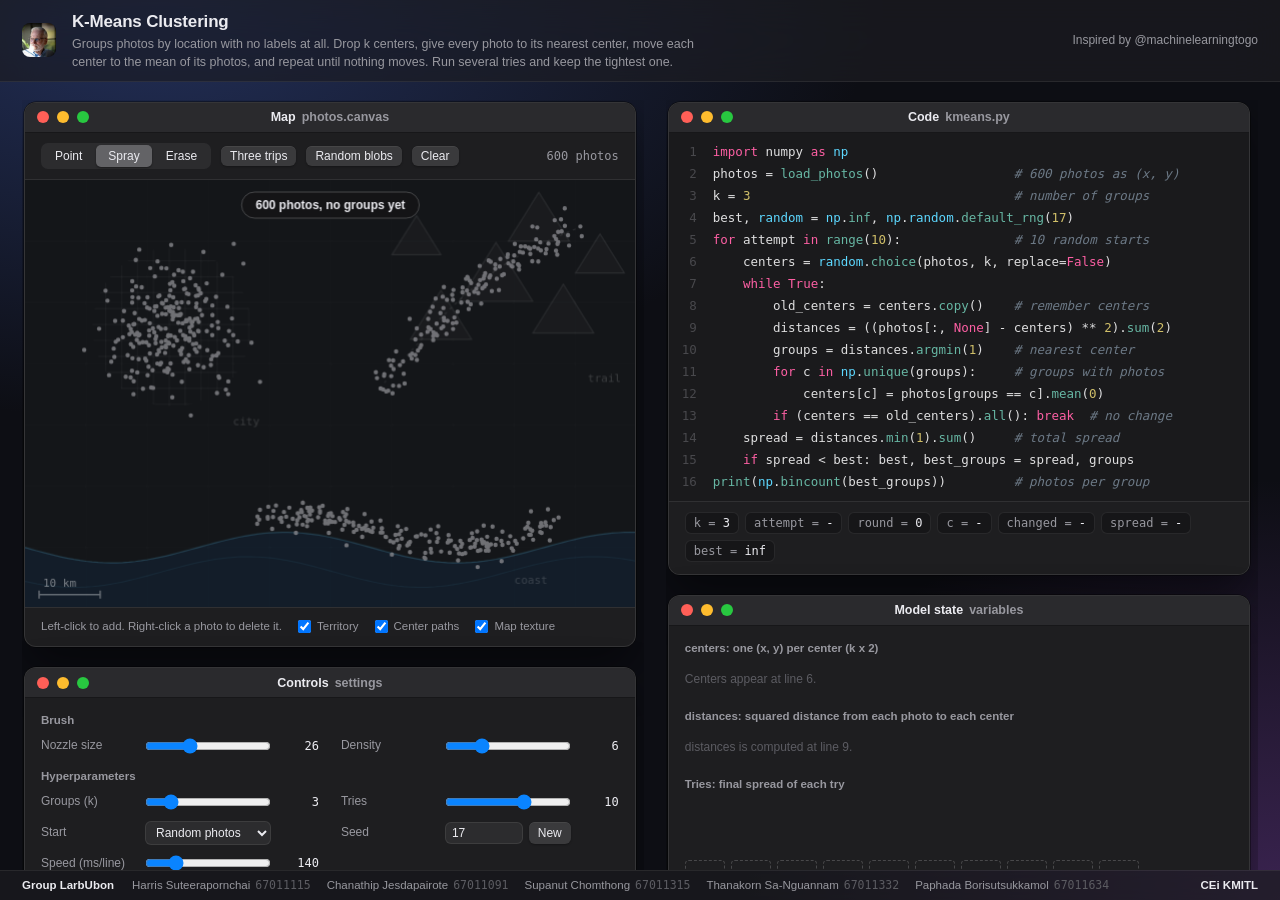
<file: disassemble/index.html>
<!doctype html>
<html lang="en">
  <head>
    <meta charset="UTF-8" />
    <meta name="viewport" content="width=device-width, initial-scale=1" />
    <title>K-Means Visualizer | LarbUbon</title>
    <link rel="stylesheet" href="style.css" />
  </head>
  <body>
    <header>
      <img
        class="logo"
        width="34"
        height="34"
        alt=""
        src="[data-uri]"
      />
      <div>
        <h1>K-Means Clustering</h1>
        <p>
          Groups photos by location with no labels at all. Drop k centers, give
          every photo to its nearest center, move each center to the mean of its
          photos, and repeat until nothing moves. Run several tries and keep the
          tightest one.
        </p>
      </div>
      <div class="menu-right">
        <a
          href="https://www.tiktok.com/@machinelearningtogo/video/7691252907978624288"
          target="_blank"
          rel="noopener"
          >Inspired by @machinelearningtogo</a
        >
      </div>
    </header>

    <main>
      <!--LEFT-->
      <div class="col">
        <section class="win" aria-label="Data canvas">
          <div class="tb">
            <div class="lights"><i></i><i></i><i></i></div>
            <div class="title"><b>Map</b> photos.canvas</div>
          </div>
          <div class="toolbar">
            <div class="seg" role="group" aria-label="Tool">
              <button data-tool="point">Point</button>
              <button data-tool="spray" class="on">Spray</button>
              <button data-tool="erase">Erase</button>
            </div>
            <button class="btn small" id="pTrips">Three trips</button>
            <button class="btn small" id="pBlobs">Random blobs</button>
            <button class="btn small" id="pClear">Clear</button>
            <span
              id="count"
              style="
                margin-left: auto;
                color: var(--muted);
                font: 12px var(--mono);
              "
            ></span>
          </div>
          <canvas id="map"></canvas>
          <div class="legend">
            <span>Left-click to add. Right-click a photo to delete it.</span>
            <label
              ><input type="checkbox" id="showTerr" checked /> Territory</label
            >
            <label
              ><input type="checkbox" id="showTrail" checked /> Center
              paths</label
            >
            <label
              ><input type="checkbox" id="showMap" checked /> Map texture</label
            >
          </div>
        </section>

        <section class="win" aria-label="Hyperparameters and controls">
          <div class="tb">
            <div class="lights"><i></i><i></i><i></i></div>
            <div class="title"><b>Controls</b> settings</div>
          </div>
          <div class="wb">
            <div class="sub">Brush</div>
            <div class="grid2">
              <div class="param">
                <label for="nozzle">Nozzle size</label
                ><input
                  type="range"
                  id="nozzle"
                  min="4"
                  max="70"
                  value="26"
                /><output id="oNozzle">26</output>
              </div>
              <div class="param">
                <label for="density">Density</label
                ><input
                  type="range"
                  id="density"
                  min="1"
                  max="20"
                  value="6"
                /><output id="oDensity">6</output>
              </div>
            </div>

            <div class="sub">Hyperparameters</div>
            <div class="grid2">
              <div class="param">
                <label for="k">Groups (k)</label
                ><input type="range" id="k" min="2" max="8" value="3" /><output
                  id="oK"
                  >3</output
                >
              </div>
              <div class="param">
                <label for="R">Tries</label
                ><input
                  type="range"
                  id="R"
                  min="1"
                  max="15"
                  value="10"
                /><output id="oR">10</output>
              </div>
              <div class="param">
                <label for="init">Start</label>
                <select id="init">
                  <option value="random">Random photos</option>
                  <option value="pp">K-Means++</option></select
                ><span></span>
              </div>
              <div class="param">
                <label for="seed">Seed</label>
                <div class="seedrow">
                  <input type="number" id="seed" value="17" min="0" /><button
                    class="btn small"
                    id="dice"
                    title="New random seed"
                  >
                    New
                  </button>
                </div>
                <span></span>
              </div>
              <div class="param">
                <label for="speed">Speed (ms/line)</label
                ><input
                  type="range"
                  id="speed"
                  min="20"
                  max="600"
                  step="10"
                  value="140"
                /><output id="oSpeed">140</output>
              </div>
            </div>

            <div class="sub">Run</div>
            <div class="btnrow">
              <button class="btn primary" id="bLine">Step line</button>
              <button class="btn" id="bRound">Step round</button>
              <button class="btn" id="bPlay">Play until convergence</button>
              <button class="btn" id="bAll">Run all tries</button>
              <button class="btn" id="bReset">Reset</button>
            </div>
            <div class="cap" style="margin: 10px 0 0">
              <span class="kbd">Space</span> steps one line.
              <span class="kbd">Enter</span> plays or pauses. Same seed and same
              data give the same run.
            </div>
            <div class="status" id="status"></div>
          </div>
        </section>
      </div>

      <!--RIGHT-->
      <div class="col">
        <section class="win" aria-label="Code">
          <div class="tb">
            <div class="lights"><i></i><i></i><i></i></div>
            <div class="title"><b>Code</b> kmeans.py</div>
          </div>
          <div class="code" id="code"></div>
          <div class="vars" id="vars"></div>
        </section>

        <section class="win" aria-label="Model state">
          <div class="tb">
            <div class="lights"><i></i><i></i><i></i></div>
            <div class="title"><b>Model state</b> variables</div>
          </div>
          <div class="wb">
            <div class="sub">centers: one (x, y) per center (k x 2)</div>
            <div class="tablewrap" id="cTable"></div>
            <div class="sub">
              distances: squared distance from each photo to each center
            </div>
            <div class="tablewrap" id="dTable"></div>
            <div class="sub">Tries: final spread of each try</div>
            <div class="tries" id="tries"></div>
            <div class="cap" style="margin: 8px 0 0" id="triesCap">
              Each bar is one try. Green is the lowest spread, kept by line 15. Red
              tries got stuck in a worse grouping.
            </div>
          </div>
        </section>

        <section class="win" aria-label="Loss graph">
          <div class="tb">
            <div class="lights"><i></i><i></i><i></i></div>
            <div class="title"><b>Loss</b> wcss.chart</div>
          </div>
          <div class="wb">
            <div class="cap">
              WCSS (within-cluster sum of squares) is recorded at line 10 of
              every round. Inside one try it can only go down.
            </div>
            <canvas id="loss"></canvas>
            <div class="lleg">
              <span><i style="background: var(--blue)"></i>Current try</span>
              <span><i style="background: var(--green)"></i>Best so far</span>
              <span><i style="background: #5c5c62"></i>Other tries</span>
            </div>
          </div>
        </section>
      </div>
    </main>

    <footer>
      <span class="grp">Group LarbUbon</span>
      <span class="mem">
        <span>Harris Suteerapornchai<em>67011115</em></span>
        <span>Chanathip Jesdapairote<em>67011091</em></span>
        <span>Supanut Chomthong<em>67011315</em></span>
        <span>Thanakorn Sa-Nguannam<em>67011332</em></span>
        <span>Paphada Borisutsukkamol<em>67011634</em></span>
      </span>
      <span class="org">CEi KMITL</span>
    </footer>

    <script src="js/1-setup.js"></script>
    <script src="js/2-data.js"></script>
    <script src="js/3-code-panel.js"></script>
    <script src="js/4-kmeans.js"></script>
    <script src="js/5-run-controls.js"></script>
    <script src="js/6-panels.js"></script>
    <script src="js/7-loss-chart.js"></script>
    <script src="js/8-map.js"></script>
    <script src="js/9-input.js"></script>
    <script src="js/10-start.js"></script>
  </body>
</html>
</file>
<file: disassemble/style.css>
:root {
  --win: #1e1e20;
  --bar: #2a2a2d;
  --inset: #161618;
  --field: #2c2c2e;
  --line: rgba(255, 255, 255, 0.08);
  --text: #ebebf0;
  --muted: #98989f;
  --dim: #5c5c62;
  --blue: #0a84ff;
  --green: #30d158;
  --red: #ff453a;
  --cyan: #64d2ff;
  --mono:
    ui-monospace, "SF Mono", SFMono-Regular, Menlo, Consolas, monospace;
  --sans:
    -apple-system, BlinkMacSystemFont, "SF Pro Text", "Helvetica Neue",
    "Segoe UI", Roboto, sans-serif;
}
* {
  box-sizing: border-box;
  margin: 0;
  padding: 0;
}
html,
body {
  height: 100%;
}
body {
  display: grid;
  grid-template-rows: auto minmax(0, 1fr) auto;
  font: 13px/1.45 var(--sans);
  color: var(--text);
  background:
    radial-gradient(1200px 700px at 12% 0%, #23305a 0%, transparent 60%),
    radial-gradient(
      900px 700px at 100% 100%,
      #3a2350 0%,
      transparent 60%
    ),
    #0d0e14;
  overflow: hidden;
  -webkit-font-smoothing: antialiased;
}

header {
  display: flex;
  align-items: center;
  gap: 16px;
  padding: 10px 22px;
  background: rgba(28, 28, 32, 0.72);
  backdrop-filter: blur(24px) saturate(160%);
  -webkit-backdrop-filter: blur(24px) saturate(160%);
  border-bottom: 1px solid rgba(255, 255, 255, 0.07);
}
.logo {
  flex: none;
  border-radius: 8px;
  object-fit: cover;
}
header h1 {
  font-size: 17px;
  font-weight: 600;
  letter-spacing: -0.01em;
}
header p {
  color: var(--muted);
  font-size: 12.5px;
  max-width: 92ch;
}
.menu-right {
  margin-left: auto;
  display: flex;
  align-items: center;
  gap: 18px;
  color: var(--muted);
  font-size: 12px;
  white-space: nowrap;
}
.menu-right a {
  color: var(--muted);
  text-decoration: none;
}
.menu-right a:hover {
  color: var(--text);
}

main {
  display: grid;
  grid-template-columns: minmax(0, 1.05fr) minmax(0, 1fr);
  gap: 22px;
  padding: 18px 22px 0;
  min-height: 0;
}
.col {
  overflow-y: auto;
  min-height: 0;
  display: flex;
  flex-direction: column;
  gap: 20px;
  padding: 2px 8px 22px 2px;
  scrollbar-width: thin;
  scrollbar-color: rgba(255, 255, 255, 0.18) transparent;
}
.col::-webkit-scrollbar {
  width: 8px;
}
.col::-webkit-scrollbar-thumb {
  background: rgba(255, 255, 255, 0.16);
  border-radius: 4px;
}

.win {
  flex: none;
  background: var(--win);
  border-radius: 12px;
  border: 1px solid rgba(255, 255, 255, 0.1);
  box-shadow:
    0 22px 48px rgba(0, 0, 0, 0.45),
    0 0 0 0.5px rgba(0, 0, 0, 0.7);
  overflow: hidden;
}
.tb {
  height: 30px;
  position: relative;
  display: flex;
  align-items: center;
  padding: 0 12px;
  background: var(--bar);
  border-bottom: 1px solid rgba(0, 0, 0, 0.45);
}
.lights {
  display: flex;
  gap: 8px;
}
.lights i {
  width: 12px;
  height: 12px;
  border-radius: 50%;
  display: block;
}
.lights i:nth-child(1) {
  background: #ff5f57;
}
.lights i:nth-child(2) {
  background: #febc2e;
}
.lights i:nth-child(3) {
  background: #28c840;
}
.tb .title {
  position: absolute;
  inset: 0;
  display: flex;
  align-items: center;
  justify-content: center;
  font-size: 12.5px;
  font-weight: 600;
  color: var(--muted);
  pointer-events: none;
}
.tb .title b {
  color: var(--text);
  font-weight: 600;
  margin-right: 6px;
}
.wb {
  padding: 14px 16px 16px;
}
.cap {
  color: var(--muted);
  font-size: 12px;
  margin-bottom: 10px;
}
.sub {
  font-size: 11.5px;
  font-weight: 600;
  color: var(--muted);
  margin: 14px 0 8px;
}
.sub:first-child {
  margin-top: 0;
}

.toolbar {
  display: flex;
  align-items: center;
  gap: 10px;
  flex-wrap: wrap;
  padding: 10px 16px;
  border-bottom: 1px solid var(--line);
}
#map {
  display: block;
  width: 100%;
  aspect-ratio: 10 / 7;
  background: #141619;
  touch-action: none;
}
.legend {
  display: flex;
  flex-wrap: wrap;
  gap: 6px 16px;
  padding: 10px 16px 12px;
  color: var(--muted);
  font-size: 11.5px;
  border-top: 1px solid var(--line);
}
.legend label {
  display: flex;
  align-items: center;
  gap: 6px;
  cursor: pointer;
}

.seg {
  display: inline-flex;
  background: var(--field);
  border-radius: 7px;
  padding: 2px;
  gap: 2px;
}
.seg button {
  background: transparent;
  border: 0;
  color: var(--text);
  padding: 4px 12px;
  border-radius: 5px;
  font: 12px var(--sans);
  cursor: pointer;
}
.seg button.on {
  background: #636366;
  box-shadow: 0 1px 2px rgba(0, 0, 0, 0.4);
}
.grid2 {
  display: grid;
  grid-template-columns: 1fr 1fr;
  gap: 10px 22px;
}
.param {
  display: grid;
  grid-template-columns: 96px minmax(0, 1fr) 40px;
  align-items: center;
  gap: 8px;
}
.param label {
  color: var(--muted);
  font-size: 12px;
}
.param output {
  font: 12px var(--mono);
  text-align: right;
  color: var(--text);
}
input[type="range"] {
  width: 100%;
  accent-color: var(--blue);
}
select,
input[type="number"] {
  width: 100%;
  background: var(--field);
  color: var(--text);
  border: 1px solid rgba(255, 255, 255, 0.08);
  border-radius: 6px;
  padding: 3px 6px;
  font: 12px var(--sans);
}
.seedrow {
  display: flex;
  gap: 6px;
}
.btn {
  background: #3a3a3c;
  color: var(--text);
  border: 0;
  border-radius: 6px;
  padding: 6px 12px;
  font: 500 12.5px var(--sans);
  cursor: pointer;
  box-shadow:
    inset 0 0.5px 0 rgba(255, 255, 255, 0.12),
    0 1px 2px rgba(0, 0, 0, 0.3);
}
.btn:hover:not(:disabled) {
  background: #48484a;
}
.btn.primary {
  background: var(--blue);
  color: #fff;
}
.btn.primary:hover:not(:disabled) {
  background: #2b95ff;
}
.btn.small {
  padding: 3px 9px;
  font-size: 12px;
}
.btn:disabled {
  opacity: 0.4;
  cursor: default;
}
.btn:focus-visible,
.seg button:focus-visible,
select:focus-visible,
input:focus-visible {
  outline: 2px solid var(--blue);
  outline-offset: 2px;
}
.btnrow {
  display: flex;
  flex-wrap: wrap;
  gap: 8px;
}
.kbd {
  font: 11px var(--mono);
  color: var(--muted);
  border: 1px solid rgba(255, 255, 255, 0.15);
  border-radius: 4px;
  padding: 0 5px;
}
.status {
  margin-top: 12px;
  padding: 8px 10px;
  border-radius: 7px;
  background: var(--inset);
  font: 12px var(--mono);
  color: var(--muted);
}
.status b {
  color: var(--text);
  font-weight: 500;
}

.code {
  background: #1a1a1c;
  font: 12.5px/22px var(--mono);
  padding: 8px 0;
  overflow-x: auto;
}
.ln {
  display: flex;
  white-space: pre;
  position: relative;
  padding-right: 14px;
  min-width: max-content;
}
.ln .no {
  width: 44px;
  flex: none;
  text-align: right;
  padding-right: 16px;
  color: #48484c;
  user-select: none;
}
.ln.ran {
  background: rgba(255, 255, 255, 0.025);
}
.ln.active {
  background: rgba(10, 132, 255, 0.24);
}
.ln.active::before {
  content: "";
  position: absolute;
  left: 0;
  top: 0;
  bottom: 0;
  width: 3px;
  background: var(--blue);
}
.ln.active .no {
  color: var(--text);
}
.note {
  margin-left: 44px;
  padding: 3px 12px 4px 16px;
  white-space: pre-wrap;
  color: var(--cyan);
  font-size: 12px;
  line-height: 18px;
  background: rgba(10, 132, 255, 0.08);
  border-left: 2px solid rgba(100, 210, 255, 0.5);
}
.kw {
  color: #fc5fa3;
}
.nu {
  color: #d0bf69;
}
.fn {
  color: #67b7a4;
}
.md {
  color: #5dd8ff;
}
.cm {
  color: #6c7986;
  font-style: italic;
}
.pl {
  color: #dfdfe0;
}
.vars {
  display: flex;
  flex-wrap: wrap;
  gap: 6px;
  padding: 10px 16px 12px;
  border-top: 1px solid var(--line);
  background: var(--win);
}
.var {
  font: 12px var(--mono);
  background: var(--inset);
  border: 1px solid var(--line);
  border-radius: 6px;
  padding: 3px 8px;
  transition:
    background 0.5s,
    border-color 0.5s;
}
.var span {
  color: var(--muted);
}
.var.flash {
  background: rgba(10, 132, 255, 0.3);
  border-color: var(--blue);
  transition: none;
}

/* model state */
table {
  width: 100%;
  border-collapse: collapse;
  font: 12px var(--mono);
}
th,
td {
  padding: 5px 8px;
  text-align: right;
  border-bottom: 1px solid var(--line);
  white-space: nowrap;
}
th {
  color: var(--muted);
  font-weight: 500;
  font-family: var(--sans);
  font-size: 11.5px;
}
th:first-child,
td:first-child {
  text-align: left;
}
tr.act td {
  background: rgba(10, 132, 255, 0.14);
}
td.min {
  font-weight: 700;
}
.sw {
  display: inline-block;
  width: 10px;
  height: 10px;
  border-radius: 50%;
  margin-right: 7px;
  vertical-align: -1px;
  box-shadow: 0 0 0 2px rgba(255, 255, 255, 0.12);
}
.cnt {
  display: flex;
  align-items: center;
  justify-content: flex-end;
  gap: 8px;
}
.cnt i {
  display: block;
  height: 6px;
  border-radius: 3px;
  min-width: 2px;
}
.tablewrap {
  overflow-x: auto;
}
.empty {
  color: var(--dim);
  font-size: 12px;
  padding: 6px 0;
}
.tries {
  display: flex;
  align-items: flex-end;
  gap: 6px;
  height: 92px;
  padding-top: 4px;
}
.try {
  flex: 1;
  max-width: 40px;
  display: flex;
  flex-direction: column;
  align-items: center;
  gap: 3px;
  height: 100%;
  justify-content: flex-end;
}
.try .b {
  width: 100%;
  border-radius: 4px 4px 2px 2px;
  background: #48484a;
  min-height: 3px;
  transition: height 0.3s;
}
.try.best .b {
  background: var(--green);
}
.try.stuck .b {
  background: var(--red);
}
.try.cur .b {
  outline: 2px solid var(--blue);
  outline-offset: 1px;
}
.try.pending .b {
  background: transparent;
  border: 1px dashed #48484a;
  height: 18px;
}
.try small {
  font: 10.5px var(--mono);
  color: var(--muted);
}
.try.best small {
  color: var(--green);
}
.try.stuck small {
  color: var(--red);
}

/* loss */
#loss {
  display: block;
  width: 100%;
  height: 220px;
}
.lleg {
  display: flex;
  gap: 16px;
  color: var(--muted);
  font-size: 11.5px;
  margin-top: 8px;
}
.lleg i {
  display: inline-block;
  width: 16px;
  height: 3px;
  border-radius: 2px;
  vertical-align: 3px;
  margin-right: 6px;
}

footer {
  display: flex;
  align-items: center;
  gap: 18px;
  flex-wrap: wrap;
  min-height: 30px;
  padding: 5px 22px;
  background: rgba(28, 28, 32, 0.72);
  backdrop-filter: blur(24px);
  -webkit-backdrop-filter: blur(24px);
  border-top: 1px solid rgba(255, 255, 255, 0.07);
  font-size: 11.5px;
  color: var(--muted);
}
footer .grp {
  color: var(--text);
  font-weight: 600;
}
footer .mem {
  display: flex;
  flex-wrap: wrap;
  gap: 4px 16px;
}
footer .mem span em {
  font-style: normal;
  font-family: var(--mono);
  color: var(--dim);
  margin-left: 5px;
}
footer .org {
  margin-left: auto;
  color: var(--text);
  font-weight: 600;
}

@media (max-width: 1000px) {
  body {
    overflow: auto;
    height: auto;
  }
  main {
    grid-template-columns: 1fr;
  }
  .col {
    overflow: visible;
  }
  .grid2 {
    grid-template-columns: 1fr;
  }
  header {
    flex-wrap: wrap;
  }
  .menu-right {
    margin-left: 0;
  }
}
</file>
